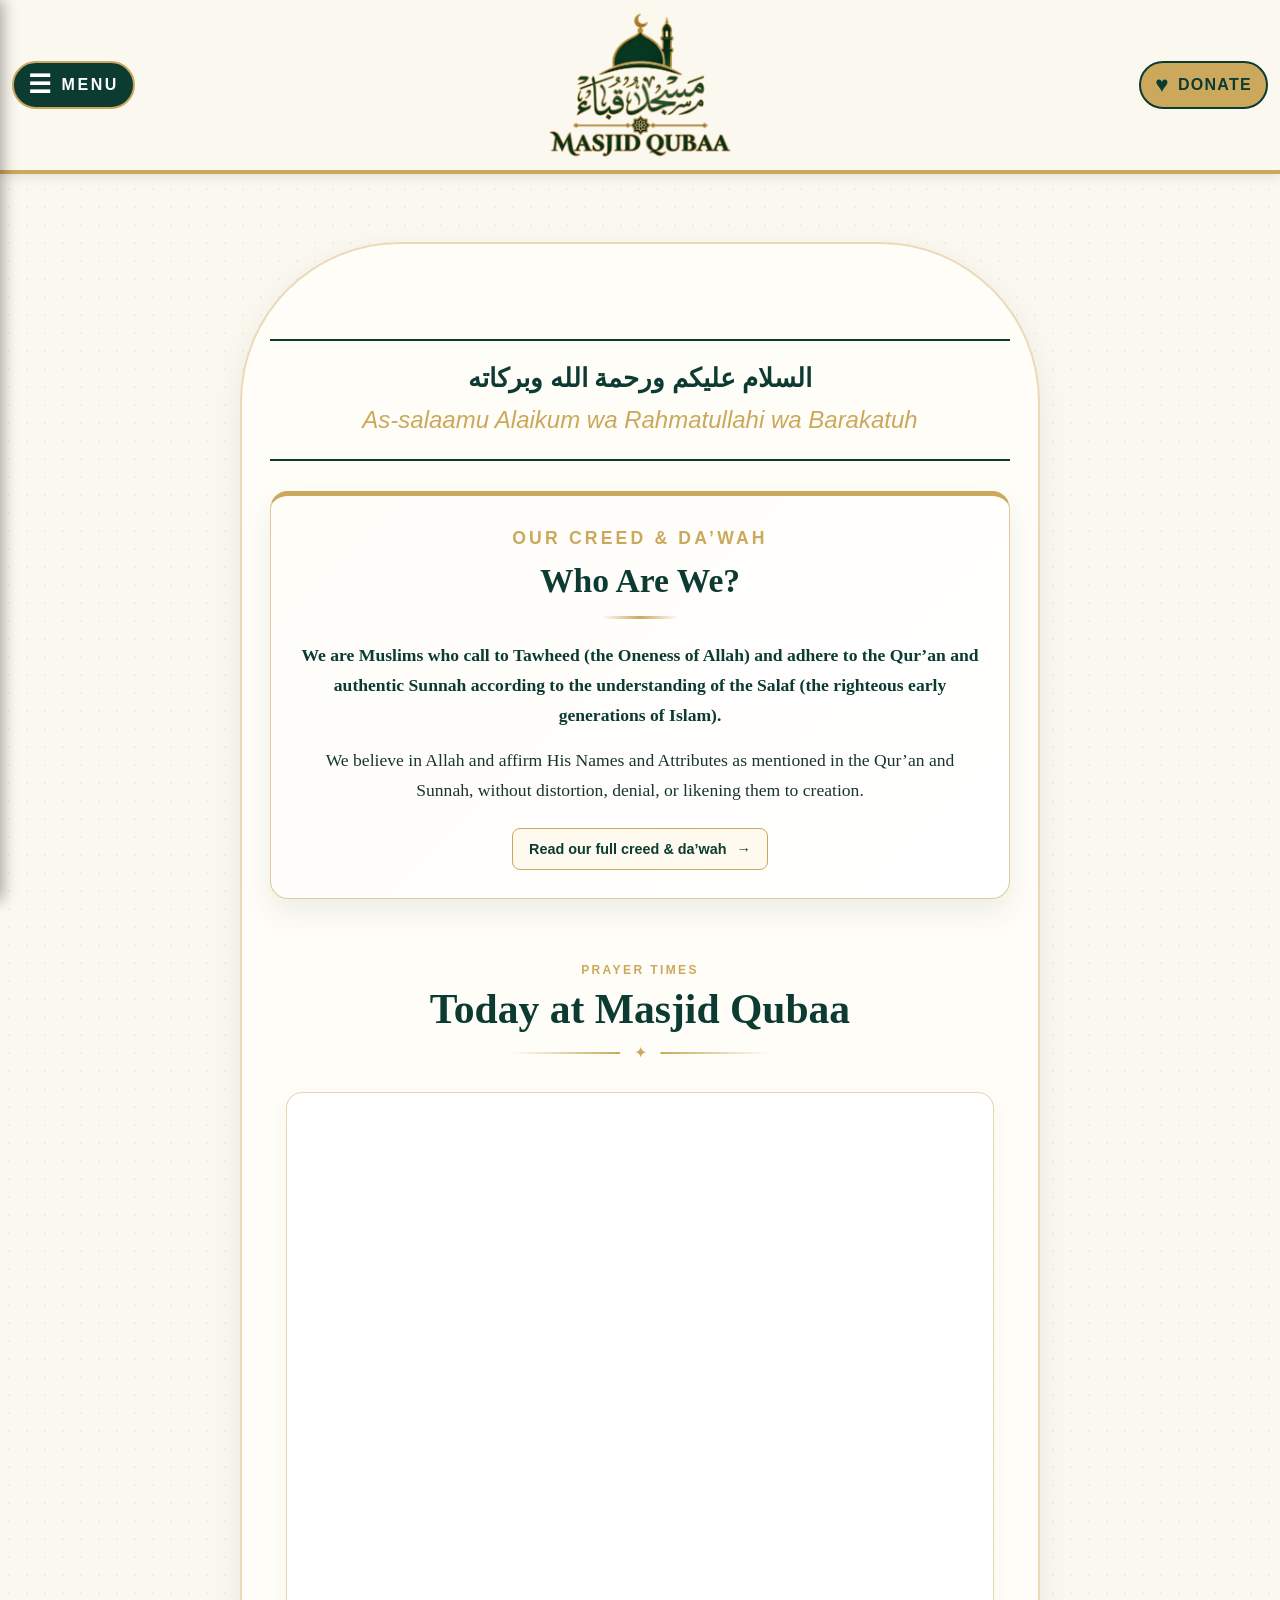
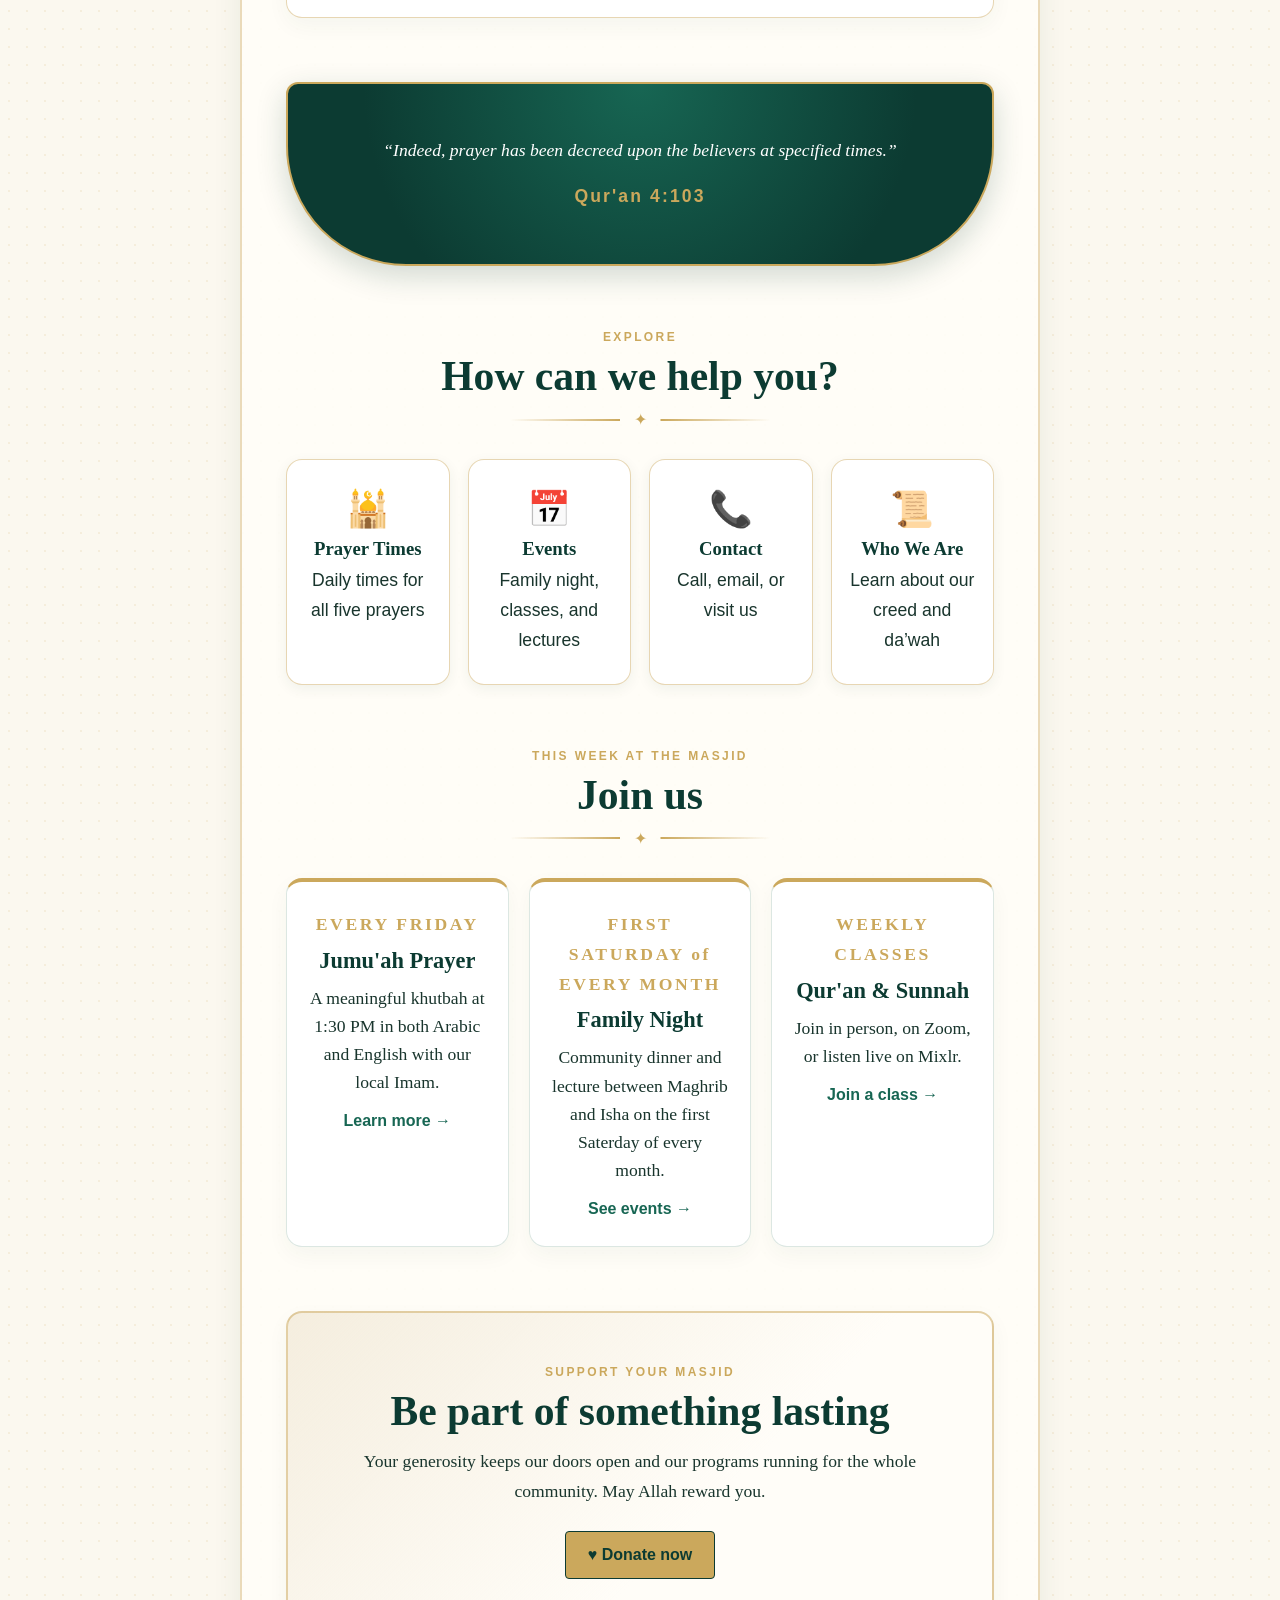
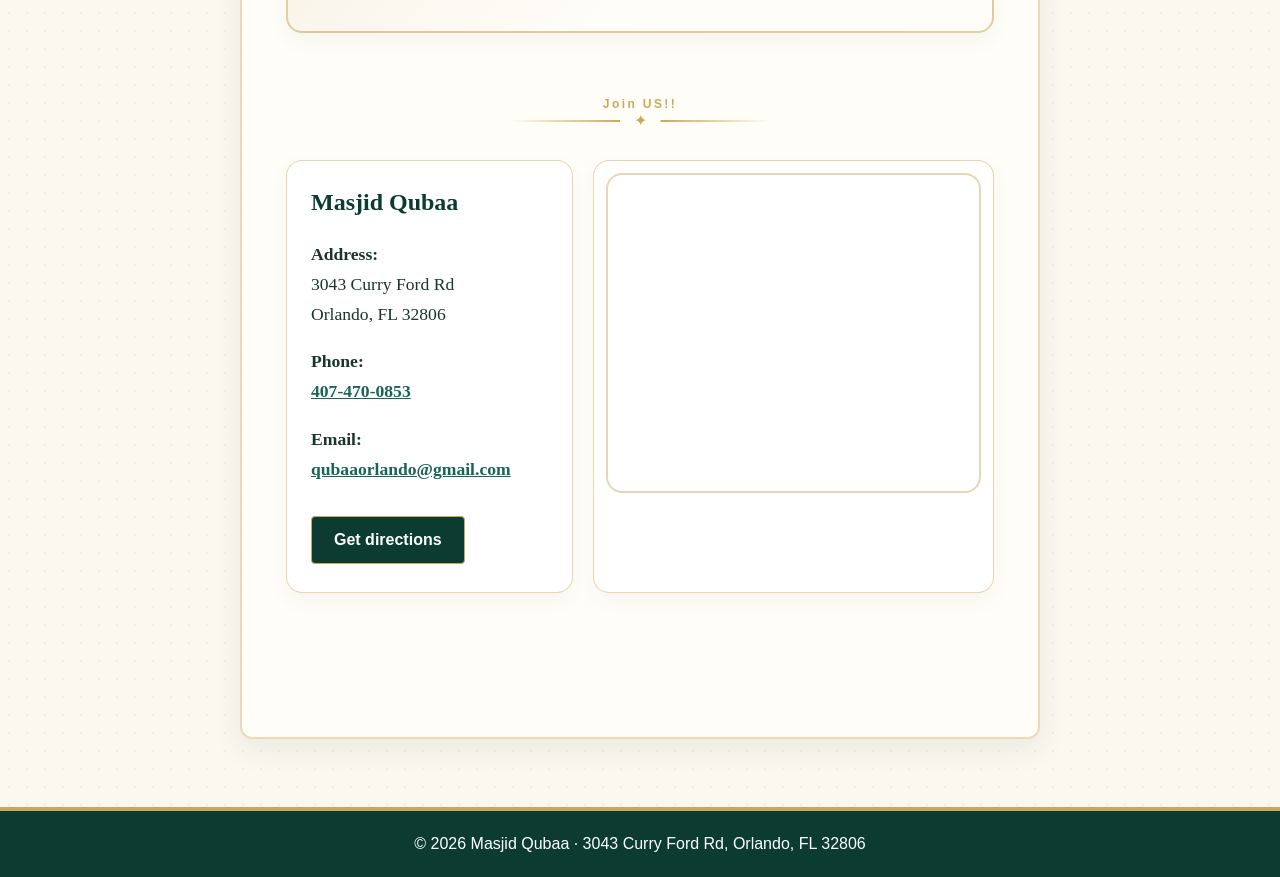
<file: index.html>
<!DOCTYPE html>
<html lang="en">
<head>
  <meta charset="UTF-8">
  <meta name="viewport" content="width=device-width, initial-scale=1.0">
  <meta name="color-scheme" content="light">
  <title>Masjid Qubaa | Home</title>
  <link rel="stylesheet" href="style.css">
</head>

<body>
  <header>
    
    <button class="menu-button" id="menuButton" aria-label="Open menu">
      <span class="menu-icon">☰</span>
      <span class="menu-text">MENU</span>
    </button>

    <a href="index.html">
     <img class="header-logo" src="masjid-qubaa-new-logo.png" alt="Masjid Qubaa">
    </a>
    

    <a class="donate-button"
     href="https://www.zeffy.com/en-US/donation-form/donation-for-masjid-qubaa"
     target="_blank" rel="noopener">
      <span class="donate-icon">♥</span>
      <span class="donate-text">DONATE</span>
    </a>

  </header>

  <!-- Side menu -->
  <nav id="sideMenu" class="side-menu">
    <button class="close-button" id="closeButton">×</button>

    <a href="index.html">Home</a>
    <a href="prayer-times.html">Prayer Times</a>
    <a href="events.html">Events</a>
    <a href="https://www.zeffy.com/en-US/donation-form/donation-for-masjid-qubaa" target="_blank" rel="noopener">Donation</a>
    <a href="who-we-are.html">Who We Are</a>
    <a href="contact.html">Contact</a>
  </nav>

  <!-- Dark background shown when menu is open -->
  <div id="overlay" class="overlay"></div>

  <main>

    <!-- 1. WELCOME -->
    <section class="hero">
      <div class="islamic-greeting">
        <div>
          <p class="arabic-greeting" lang="ar" dir="rtl">
            السلام عليكم ورحمة الله وبركاته
          </p>
          <p class="english-greeting">
            As-salaamu Alaikum wa Rahmatullahi wa Barakatuh
          </p>
        </div>
     </div>

    
      <section class="beliefs-card" aria-labelledby="who-we-are-title">
       <div class="beliefs-heading">
        <p class="beliefs-kicker">OUR CREED &amp; DA’WAH</p>
        <h3 id="who-we-are-title">Who Are We?</h3>
        <div class="beliefs-divider" aria-hidden="true"></div>
       </div>

       <p class="beliefs-lead">
        We are Muslims who call to Tawheed (the Oneness of Allah) and adhere to
        the Qur’an and authentic Sunnah according to the understanding of the
        Salaf (the righteous early generations of Islam).
       </p>

       <p>
        We believe in Allah and affirm His Names and Attributes as mentioned in
        the Qur’an and Sunnah, without distortion, denial, or likening them to
        creation.
       </p>

   <div class="beliefs-full-content" hidden>
   <ul class="beliefs-list">
    <li>We call to Tawheed and warn against shirk, including calling upon the dead and seeking from creation what only Allah can provide.</li>
    <li>We adhere to the Qur’an and authentic Sunnah, relying upon sound evidence in matters of belief, worship, and religious rulings.</li>
    <li>We follow the understanding of the Salaf, referring to the righteous early generations of this Ummah, particularly the first three generations of Muslims.</li>
    <li>We love the Companions of the Messenger of Allah ﷺ and his family, and we defend their honor in accordance with the teachings of Islam.</li>
    <li>We love Ahlus-Sunnah and the scholars of the Sunnah, benefit from their knowledge, and respect their contributions to preserving the Religion.</li>
    <li>We reject fabricated narrations and baseless religious claims and strive to ensure that what we teach is supported by authentic evidence.</li>
    <li>We believe that the Qur’an is the Speech of Allah and is not created. We also affirm the authentic teachings concerning the Hereafter, including the believers seeing their Lord and the intercession.</li>
    <li>We oppose sectarianism and divisive partisanship and call Muslims to cooperate upon truth and righteousness.</li>
    <li>We believe that Islam encompasses all aspects of life, including public affairs, and that the honor and victory of the Muslims lie in returning to the Qur’an and Sunnah.</li>
    <li>We oppose rebellion against Muslim rulers and emphasize avoiding the bloodshed, corruption, and division that revolutions can cause, while adhering to the principles and conditions outlined by the scholars.</li>
    <li>We accept sincere advice and correction, acknowledge that we can be right or wrong, and strive to follow the truth rather than blindly adhering to individuals.</li>
    <li>We love the Sunnah and encourage learning and practicing it, rejecting the claim that its teachings are no longer relevant to our times.</li>
    <li>We remain firm upon our creed and da’wah, refusing to compromise our religious principles for wealth, status, or worldly gain.</li>
   </ul>

   <p class="beliefs-conclusion">
  Our call is founded upon the Qur’an and authentic Sunnah, understood
  according to the way of the Salaf. We strive to adhere to the truth, call
  to Allah with knowledge, and remain steadfast upon our religion until we
  meet Him.
   </p>  

   <p class="beliefs-source">
    Adapted from the statement of Shaykh Muqbil bin Hadi al-Wadi‘i,
    “This Is Our Aqeedah and Our Da’wah.”
   </p>
   </div>
   <a class="beliefs-read-more" href="who-we-are.html">Read our full creed &amp; da’wah <span aria-hidden="true">→</span></a>
 </section>

     
   <!-- 2. LIVE PRAYER TIMES -->
    <section class="section">
      <p class="eyebrow">PRAYER TIMES</p>
      <h2>Today at Masjid Qubaa</h2>
      <div class="divider"><span>✦</span></div>

      <div class="widget-card">
         <iframe
  class="prayer-widget mobile-prayer-widget"
  title="Masjid Qubaa prayer times"
  src="https://mawaqit.net/en/m/masjid-qubaa-orlando-32806-united-states?showNotification=0&showSearchButton=0&showFooter=0&showFlashMessage=0&view=mobile"
  frameborder="0"
  scrolling="no"
></iframe>
      </div>
      
    </section>
 <!-- 5. VERSE -->
    <section class="verse">
      <p class="verse-text">
        “Indeed, prayer has been decreed upon the believers at specified times.”
      </p>
      <p class="verse-ref">Qur'an 4:103</p>
    </section>


    <!-- 3. QUICK LINKS -->
    <section class="section">
      <p class="eyebrow">EXPLORE</p>
      <h2>How can we help you?</h2>
      <div class="divider"><span>✦</span></div>

      <div class="quick-grid">
        <a class="quick-card" href="prayer-times.html">
          <span class="quick-icon">🕌</span>
          <h3>Prayer Times</h3>
          <p>Daily times for all five prayers</p>
        </a>
        
        <a class="quick-card" href="events.html">
          <span class="quick-icon">📅</span>
          <h3>Events</h3>
          <p>Family night, classes, and lectures</p>
        </a>
        <a class="quick-card" href="contact.html">
          <span class="quick-icon">📞</span>
          <h3>Contact</h3>
          <p>Call, email, or visit us</p>
        </a>
        <a class="quick-card" href="who-we-are.html">
          <span class="quick-icon">📜</span>
          <h3>Who We Are</h3>
          <p>Learn about our creed and da’wah</p>
        </a>
      </div>
    </section>

    <!-- 4. WEEKLY HIGHLIGHTS -->
    <section class="section">
      <p class="eyebrow">THIS WEEK AT THE MASJID</p>
      <h2>Join us</h2>
      <div class="divider"><span>✦</span></div>

      <div class="info-grid">
        <article class="info-card">
          <p class="event-label">EVERY FRIDAY</p>
          <h3>Jumu'ah Prayer </h3>
          <p>A meaningful khutbah at 1:30 PM in both Arabic and English with our local Imam.</p>
          <a class="text-link" href="prayer-times.html">Learn more →</a>
        </article>

        <article class="info-card">
          <p class="event-label">FIRST SATURDAY of EVERY MONTH</p>
          <h3>Family Night</h3>
          <p>Community dinner and lecture between Maghrib and Isha on the first Saterday of every month.</p>
          <a class="text-link" href="events.html">See events →</a>
        </article>

        <article class="info-card">
          <p class="event-label">WEEKLY CLASSES</p>
          <h3>Qur'an &amp; Sunnah</h3>
          <p>Join in person, on Zoom, or listen live on Mixlr.</p>
          <a class="text-link" href="events.html">Join a class →</a>
        </article>
      </div>
    </section>

  

    <!-- 6. DONATION -->
    <section class="donate-banner">
      <p class="eyebrow">SUPPORT YOUR MASJID</p>
      <h2>Be part of something lasting</h2>
      <p>
        Your generosity keeps our doors open and our programs running for the
        whole community. May Allah reward you.
      </p>
      <a class="button gold"
         href="https://www.zeffy.com/en-US/donation-form/donation-for-masjid-qubaa"
         target="_blank" rel="noopener">♥ Donate now</a>
    </section>

    <!-- 7. VISIT -->
    <section class="section">
      <p class="eyebrow">Join US!!</p>
      
      <div class="divider"><span>✦</span></div>

      <div class="visit-grid">
        <div class="visit-card">
          <h3>Masjid Qubaa</h3>
          <p><strong>Address:</strong><br>3043 Curry Ford Rd<br>Orlando, FL 32806</p>
          <p><strong>Phone:</strong><br><a href="tel:4074700853">407-470-0853</a></p>
          <p><strong>Email:</strong><br><a href="mailto:qubaaorlando@gmail.com">qubaaorlando@gmail.com</a></p>
          <a class="button" target="_blank" rel="noopener"
             href="https://www.google.com/maps/search/?api=1&query=3043+Curry+Ford+Rd+Orlando+FL+32806">Get directions</a>
      </div>
     <div class="widget-card">
           <iframe
          class="map"
          title="Map to Masjid Qubaa"
          loading="lazy"
          src="https://www.google.com/maps?q=3043+Curry+Ford+Rd+Orlando+FL+32806&output=embed"></iframe>
          
      </div>
      
    </section>

  </main>

  <footer>
    <p>© 2026 Masjid Qubaa · 3043 Curry Ford Rd, Orlando, FL 32806</p>
  </footer>

  <script src="script.js"></script>
</body>
</html>
</file>
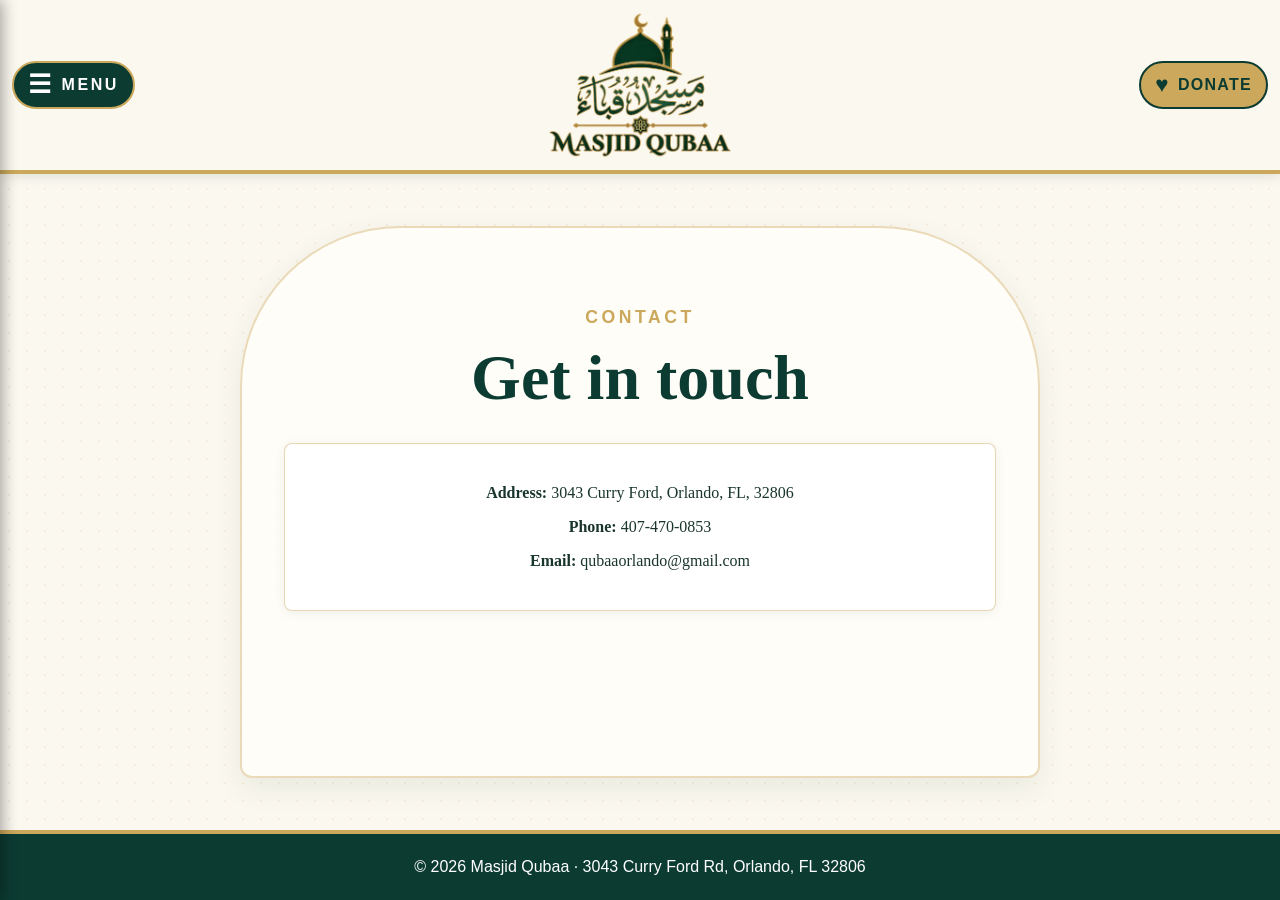
<file: contact.html>
<!DOCTYPE html>
<html lang="en">
<head>
  <meta charset="UTF-8">
  <meta name="viewport" content="width=device-width, initial-scale=1.0">
  <title>Masjid Qubaa</title>
  <link rel="stylesheet" href="style.css">
</head>

<body>
  <header>
    
    <button class="menu-button" id="menuButton" aria-label="Open menu">
      <span class="menu-icon">☰</span>
      <span class="menu-text">MENU</span>
    </button>
    
    <a href="index.html">
     <img class="header-logo" src="masjid-qubaa-new-logo.png" alt="Masjid Qubaa">
    </a>
   
    <a class="donate-button"
     href="https://www.zeffy.com/en-US/donation-form/donation-for-masjid-qubaa"
     target="_blank" rel="noopener">
      <span class="donate-icon">♥</span>
      <span class="donate-text">DONATE</span>
    </a>
  </header>

  <nav id="sideMenu" class="side-menu">
    <button class="close-button" id="closeButton">×</button>
    <a href="index.html">Home</a>
    <a href="who-we-are.html">Who We Are</a>
    <a href="events.html">Events</a>
    <a href="prayer-times.html">Prayer Times</a>
    <a href="https://www.zeffy.com/en-US/donation-form/donation-for-masjid-qubaa" target="_blank" rel="noopener">Donation</a>
    <a href="contact.html">Contact</a>
  </nav>
 


  <div id="overlay" class="overlay"></div>

  <main class="page-content">
    <p class="eyebrow">CONTACT</p>
    <h2>Get in touch</h2>

    <div class="card">
     
      <p><strong>Address:</strong> 3043 Curry Ford, Orlando, FL, 32806</p>
      <p><strong>Phone:</strong> 407-470-0853</p>
      <p><strong>Email:</strong> qubaaorlando@gmail.com </p>
    </div>
  </main>

  <footer>© 2026 Masjid Qubaa · 3043 Curry Ford Rd, Orlando, FL 32806</footer>

  <script src="script.js"></script>
</body>
</html>
</file>
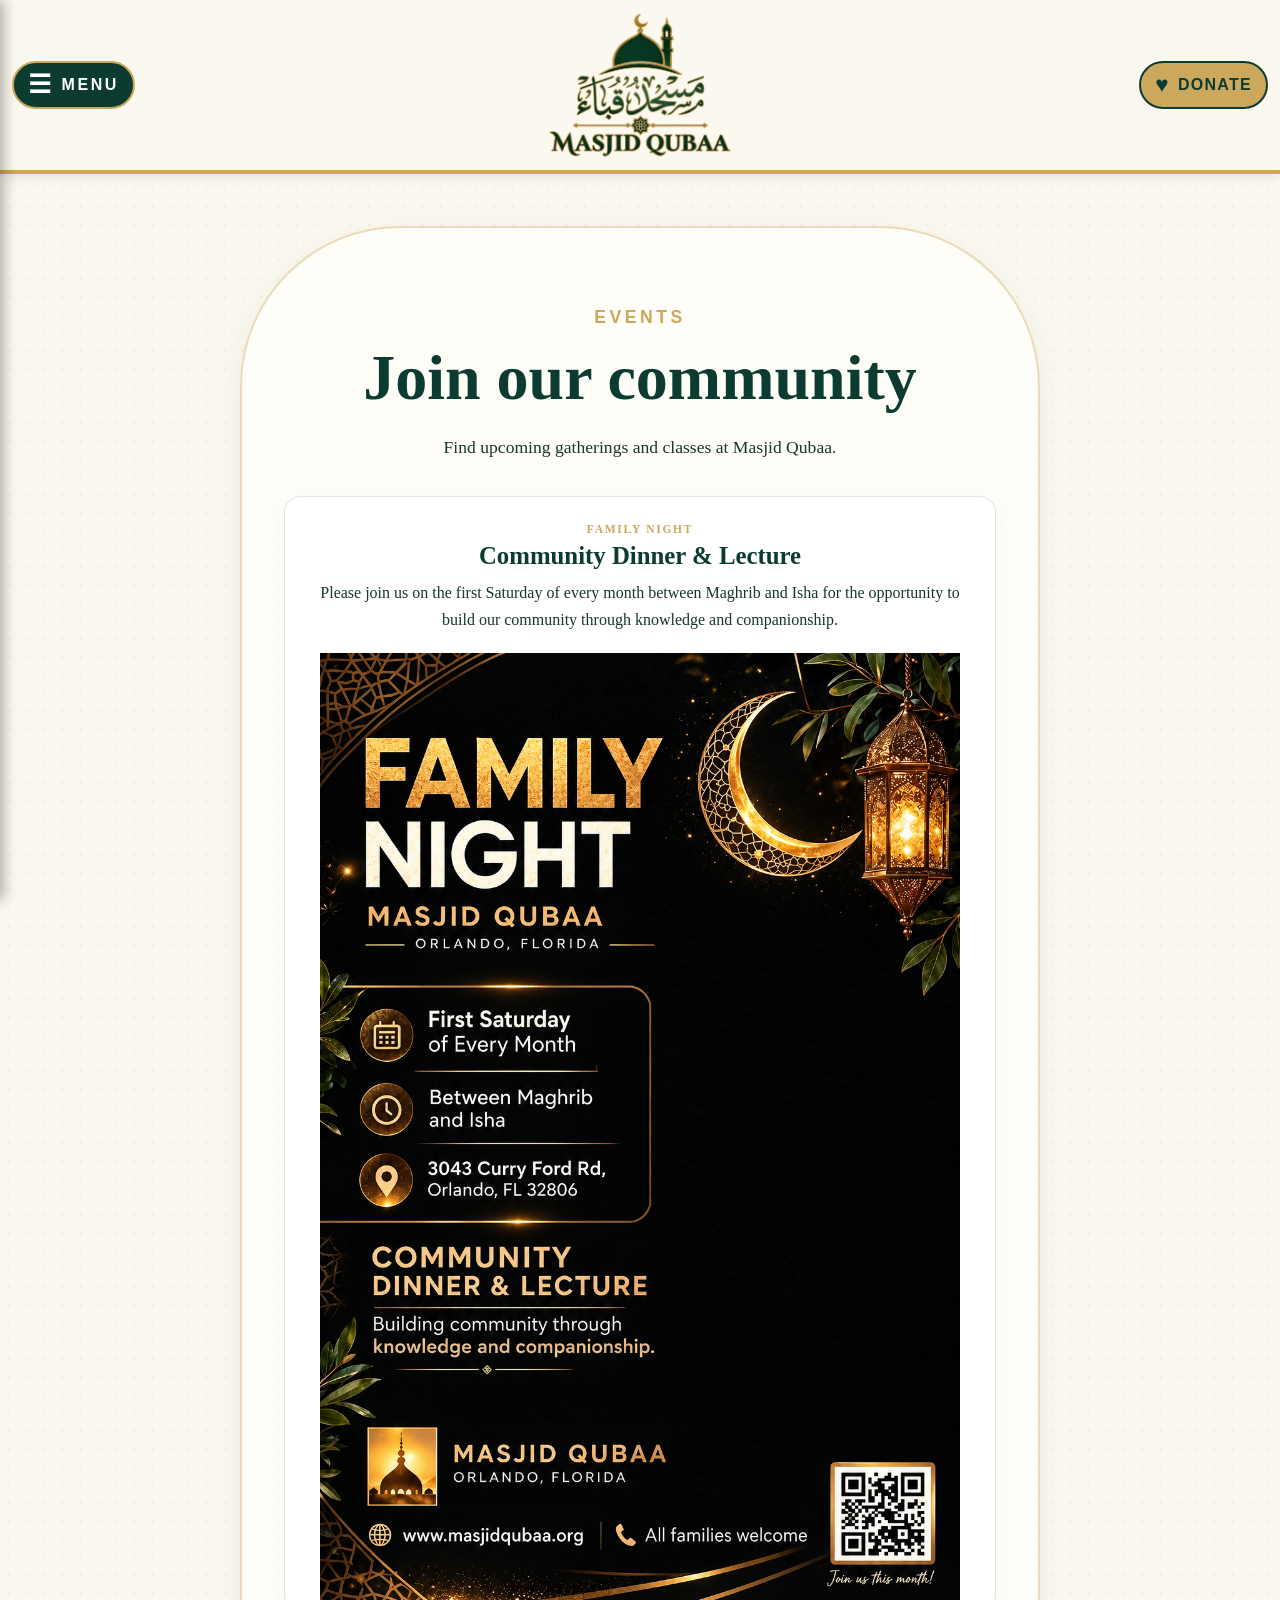
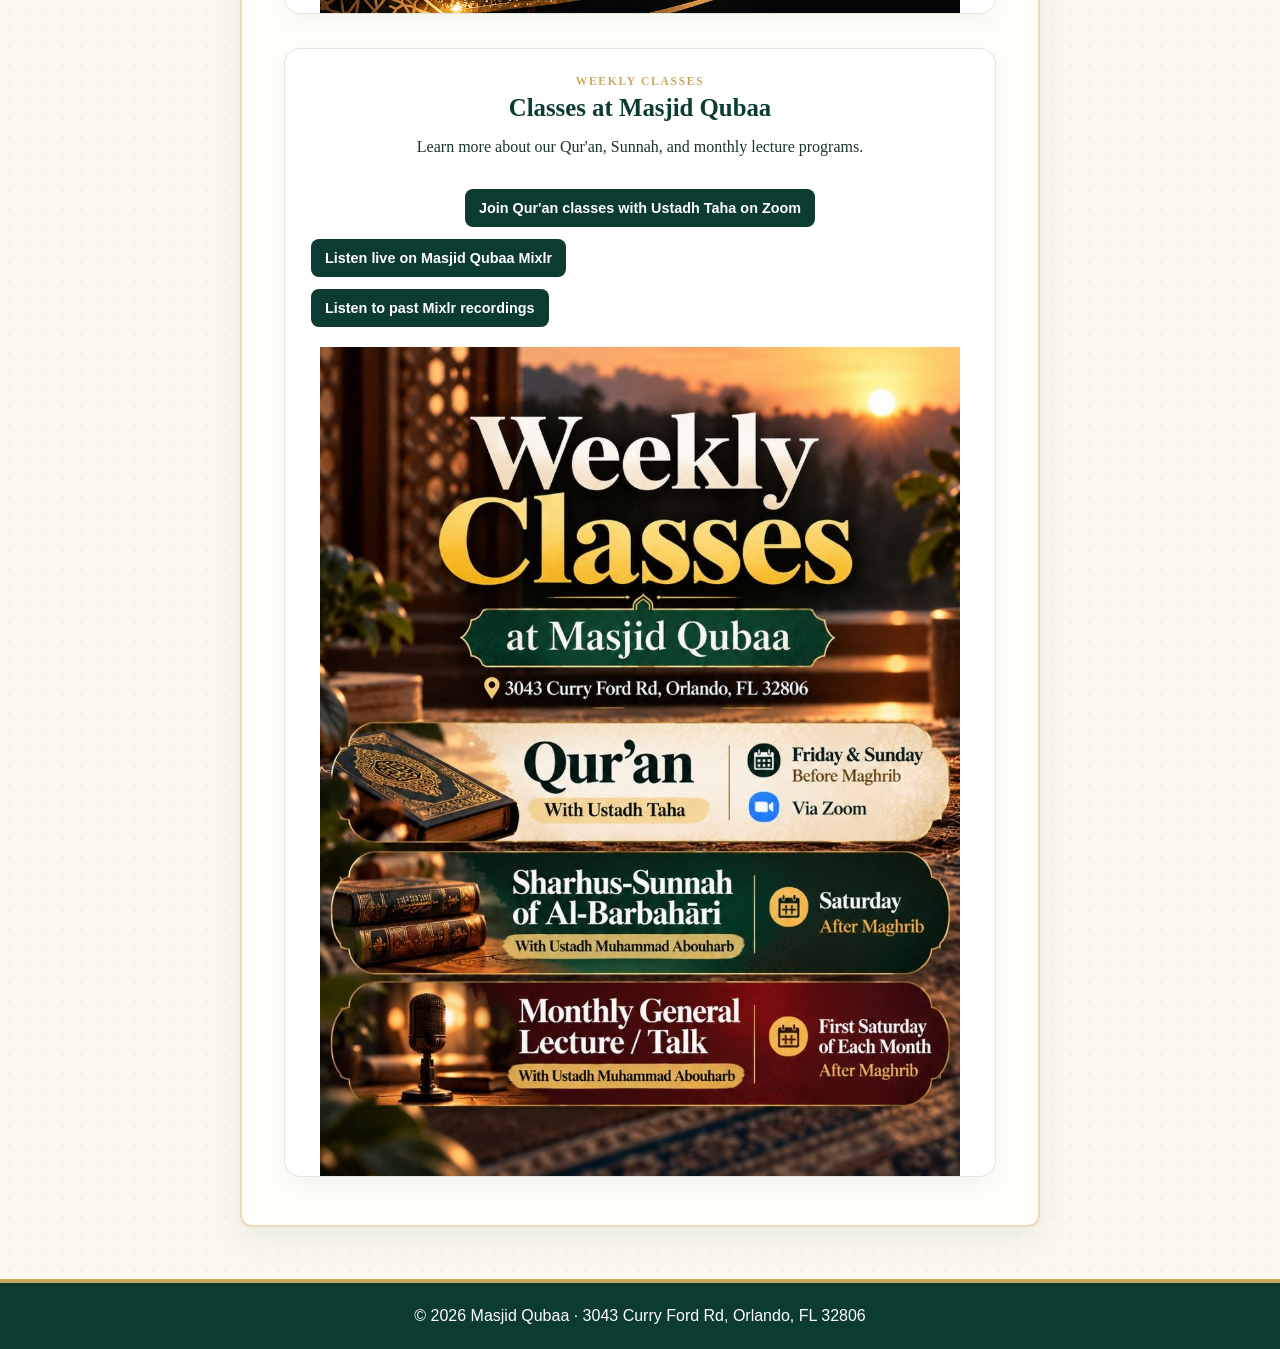
<file: events.html>
<!DOCTYPE html>
<html lang="en">
<head>
  <meta charset="UTF-8">
  <meta name="viewport" content="width=device-width, initial-scale=1.0">
  <title>Masjid Qubaa</title>
  <link rel="stylesheet" href="style.css">
</head>

<body>
  <header>
    
    <button class="menu-button" id="menuButton" aria-label="Open menu">
      <span class="menu-icon">☰</span>
      <span class="menu-text">MENU</span>
    </button>

    <a href="index.html">
     <img class="header-logo" src="masjid-qubaa-new-logo.png" alt="Masjid Qubaa">
    </a>
    
    <a class="donate-button"
     href="https://www.zeffy.com/en-US/donation-form/donation-for-masjid-qubaa"
     target="_blank" rel="noopener">
      <span class="donate-icon">♥</span>
      <span class="donate-text">DONATE</span>
    </a>
  </header>

  <nav id="sideMenu" class="side-menu" aria-label="Main menu">
    <button class="close-button" id="closeButton" aria-label="Close menu">×</button>

    <a href="index.html">Home</a>
    <a href="prayer-times.html">Prayer Times</a>
    <a href="events.html">Events</a>
    <a href="https://www.zeffy.com/en-US/donation-form/donation-for-masjid-qubaa" target="_blank" rel="noopener">Donation</a>
    <a href="who-we-are.html">Who We Are</a>
    <a href="contact.html">Contact</a>
  </nav>

  <div id="overlay" class="overlay"></div>

  <main class="page-content">
    <p class="eyebrow">EVENTS</p>
    <h2>Join our community</h2>
    <p>Find upcoming gatherings and classes at Masjid Qubaa.</p>

    <section class="event-list">
      <article class="event-card">
        <div class="event-copy">
          <p class="event-label">FAMILY NIGHT</p>
          <h3>Community Dinner &amp; Lecture</h3>

          <p>
            Please join us on the first Saturday of every month between Maghrib and Isha for the
            opportunity to build our community through knowledge and companionship.
          </p>
        </div>

        <img
          class="event-image"
          src="family-night-image.jpg"
          alt="Masjid Qubaa Family Night flyer"
        >
      </article>

      <article class="event-card">
        <div class="event-copy">
          <p class="event-label">WEEKLY CLASSES</p>
          <h3>Classes at Masjid Qubaa</h3>

          <p>
            Learn more about our Qur'an, Sunnah, and monthly lecture programs.
          </p>
            
          <a
             class="event-button" href="https://ucf-hipaa.zoom.us/j/3621094502" target="_blank" rel="noopener">
             Join Qur'an classes with Ustadh Taha on Zoom
            </a>

        
        
         <div class="mixlr-buttons">
           <a class="event-button" href="https://masjidqubaafl.mixlr.com/events/5361684" target="_blank" rel="noopener">
             Listen live on Masjid Qubaa Mixlr
            </a>

            <a class="event-button" href="https://masjidqubaafl.mixlr.com/recordings" target="_blank" rel="noopener">
              Listen to past Mixlr recordings
            </a>
          </div>
        </div>
        <img
          class="event-image"
          src="weekly-classes-image.jpg"
          alt="Weekly Classes at Masjid Qubaa flyer"
        >
      </article>
    </section>
  </main>

  <footer>© 2026 Masjid Qubaa · 3043 Curry Ford Rd, Orlando, FL 32806</footer>

  <script src="script.js"></script>
</body>
</html>
</file>
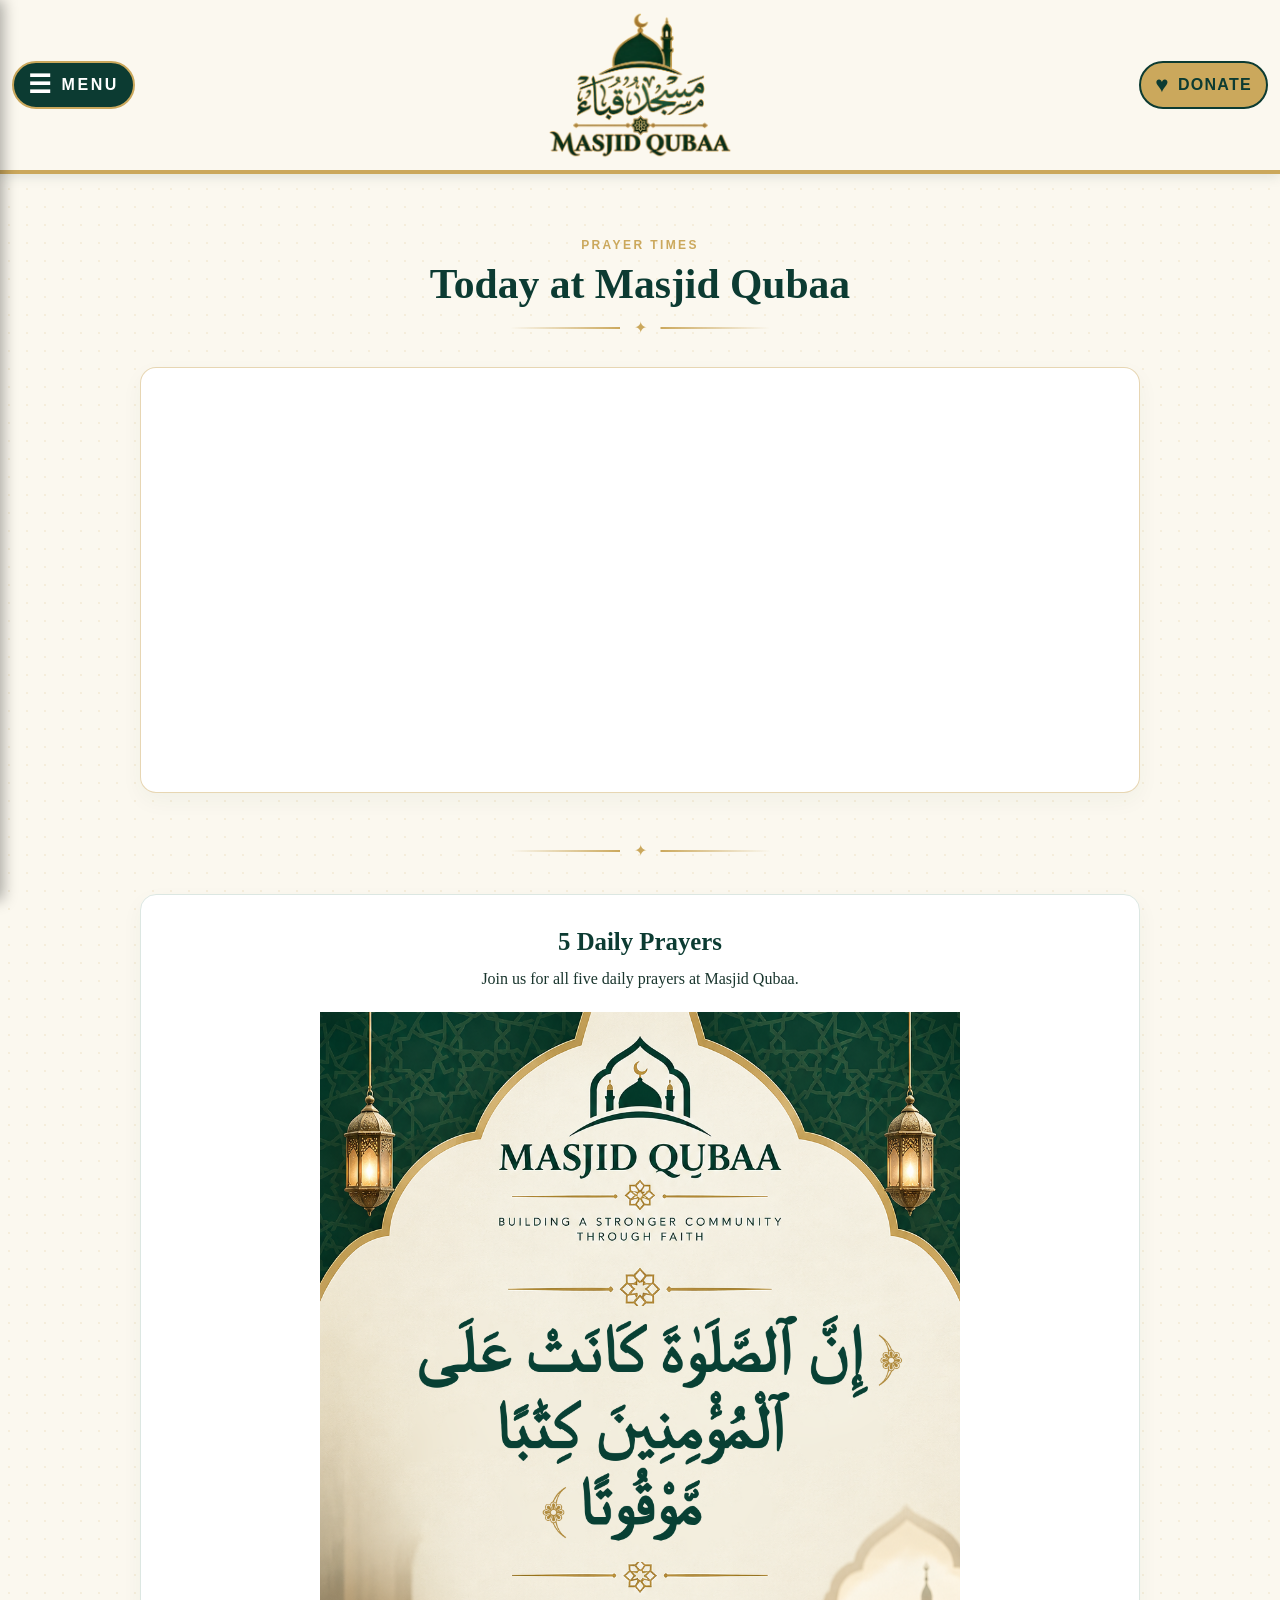
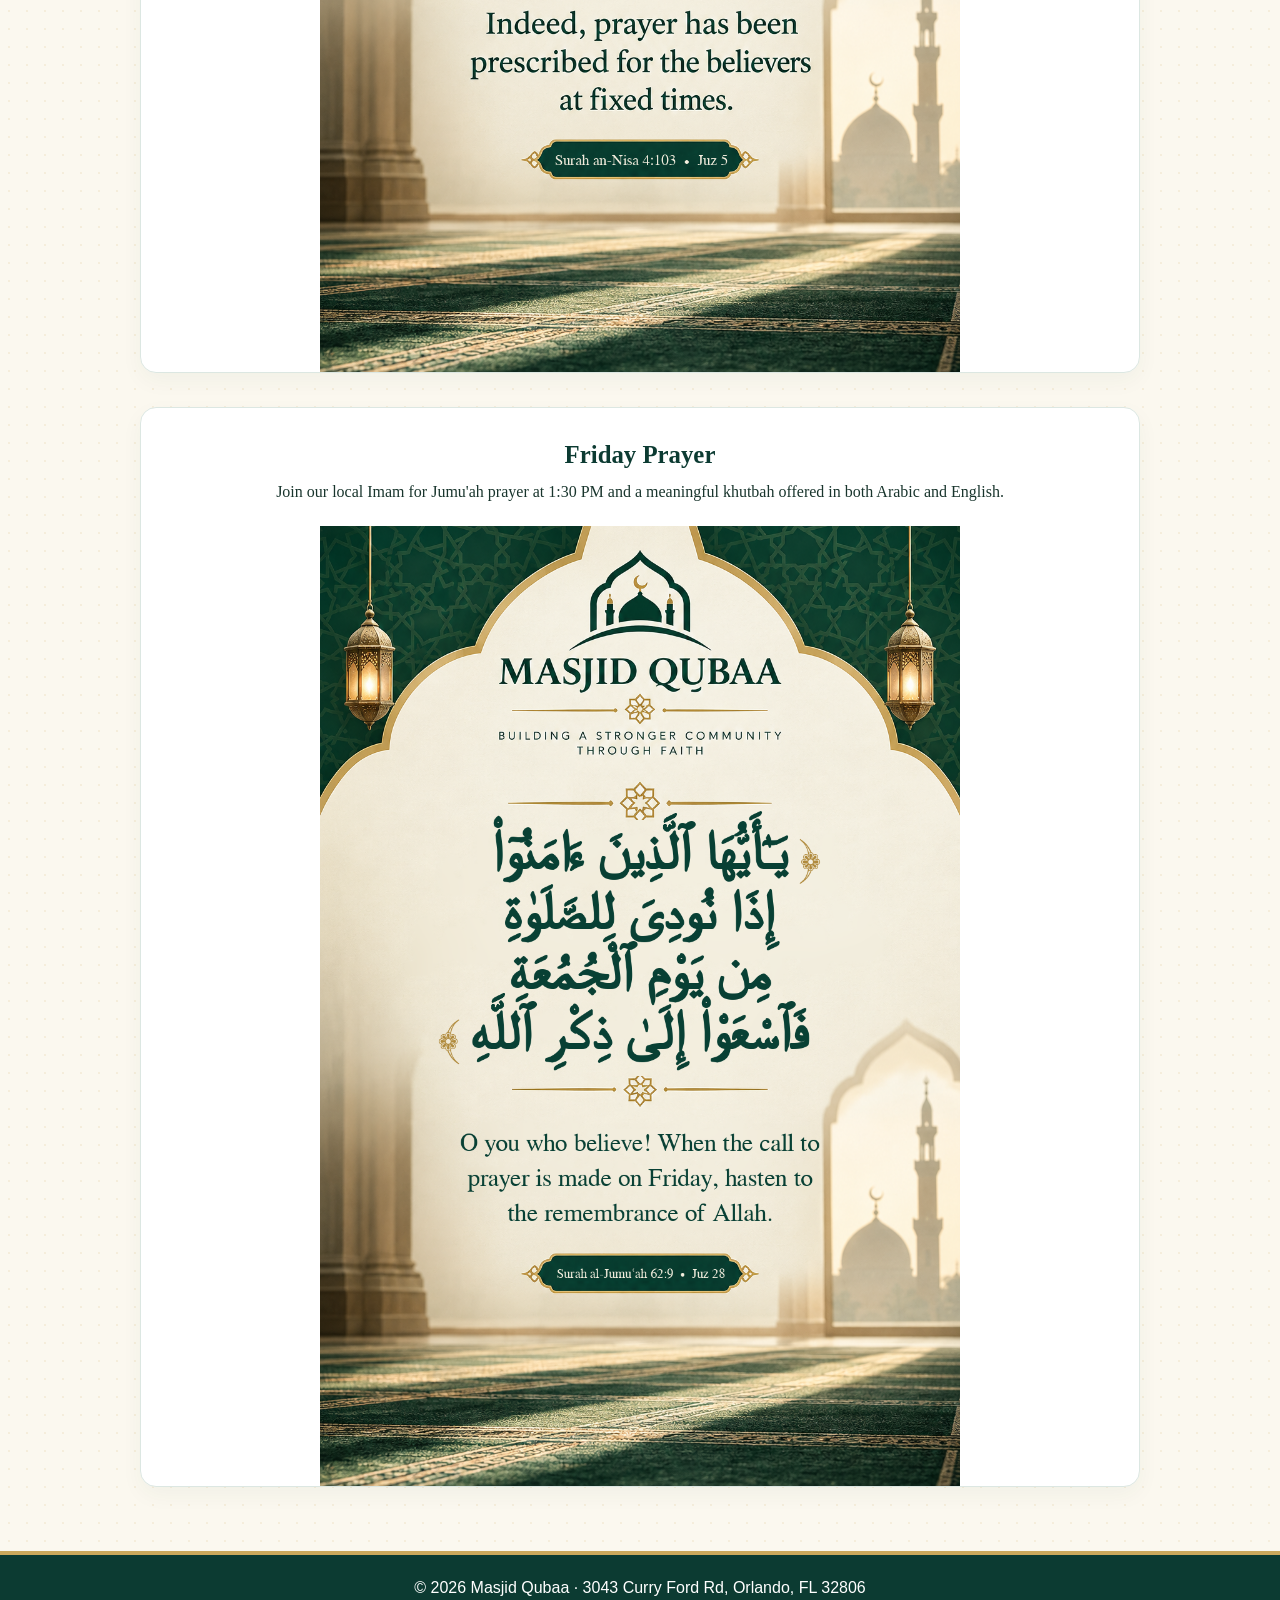
<file: prayer-times.html>
<!DOCTYPE html>
<html lang="en">
<head>
  <meta charset="UTF-8">
  <meta name="viewport" content="width=device-width, initial-scale=1.0">
  <title>Masjid Qubaa</title>
  <link rel="stylesheet" href="style.css">
</head>

<body>
  <header>
    
    <button class="menu-button" id="menuButton" aria-label="Open menu">
      <span class="menu-icon">☰</span>
      <span class="menu-text">MENU</span>
    </button>

    <a href="index.html">
     <img class="header-logo" src="masjid-qubaa-new-logo.png" alt="Masjid Qubaa">
    </a>
   
     
    <a class="donate-button"
     href="https://www.zeffy.com/en-US/donation-form/donation-for-masjid-qubaa"
     target="_blank" rel="noopener">
      <span class="donate-icon">♥</span>
      <span class="donate-text">DONATE</span>
    </a>

  </header>

  <nav id="sideMenu" class="side-menu">
    <button class="close-button" id="closeButton">×</button>
    <a href="index.html">Home</a>
    <a href="prayer-times.html">Prayer Times</a>
    <a href="events.html">Events</a>
    <a href="https://www.zeffy.com/en-US/donation-form/donation-for-masjid-qubaa" target="_blank" rel="noopener">Donation</a>
    <a href="who-we-are.html">Who We Are</a>
    <a href="contact.html">Contact</a>
  </nav>

  <div id="overlay" class="overlay"></div>

 <section class="section prayer-times-section">
  <p class="eyebrow">PRAYER TIMES</p>
  <h2>Today at Masjid Qubaa</h2>
  <div class="divider"><span>✦</span></div>

  <div class="widget-card">
    <iframe
      class="prayer-widget vertical-prayer-widget"
      title="Masjid Qubaa prayer times"
      src="https://mawaqit.net/en/m/masjid-qubaa-orlando-32806-united-states?showNotification=0&amp;showSearchButton=0&amp;showFooter=0&amp;showFlashMessage=0&amp;view=mobile"
      frameborder="0"
      scrolling="no"
    ></iframe>
  </div>
</section>

<section class="section prayer-services-section">
 
  <div class="divider"><span>✦</span></div>

  <div class="service-list">
    <article class="service-card">
      <div class="service-copy">
        
        <h3>5 Daily Prayers</h3>
        <p>Join us for all five daily prayers at Masjid Qubaa.</p>
      </div>

      <img
        class="service-image"
        src="Prayer-is-must.png"
        alt="Prayer is prescribed for believers at fixed times"
      >
    </article>

    <article class="service-card jumaa-service">
      <div class="service-copy">
        
        <h3>Friday Prayer</h3>
        <p>
          Join our local Imam for Jumu'ah prayer at 1:30 PM and a meaningful
          khutbah offered in both Arabic and English.
        </p>
      </div>

      <img
        class="service-image"
        src="masjid-qubaa-jumaa.png"
        alt="Friday prayer at Masjid Qubaa"
      >
    </article>
  </div>
</section>
  
  <footer>© 2026 Masjid Qubaa · 3043 Curry Ford Rd, Orlando, FL 32806</footer>

  <script src="script.js"></script>
</body>
</html>
</file>
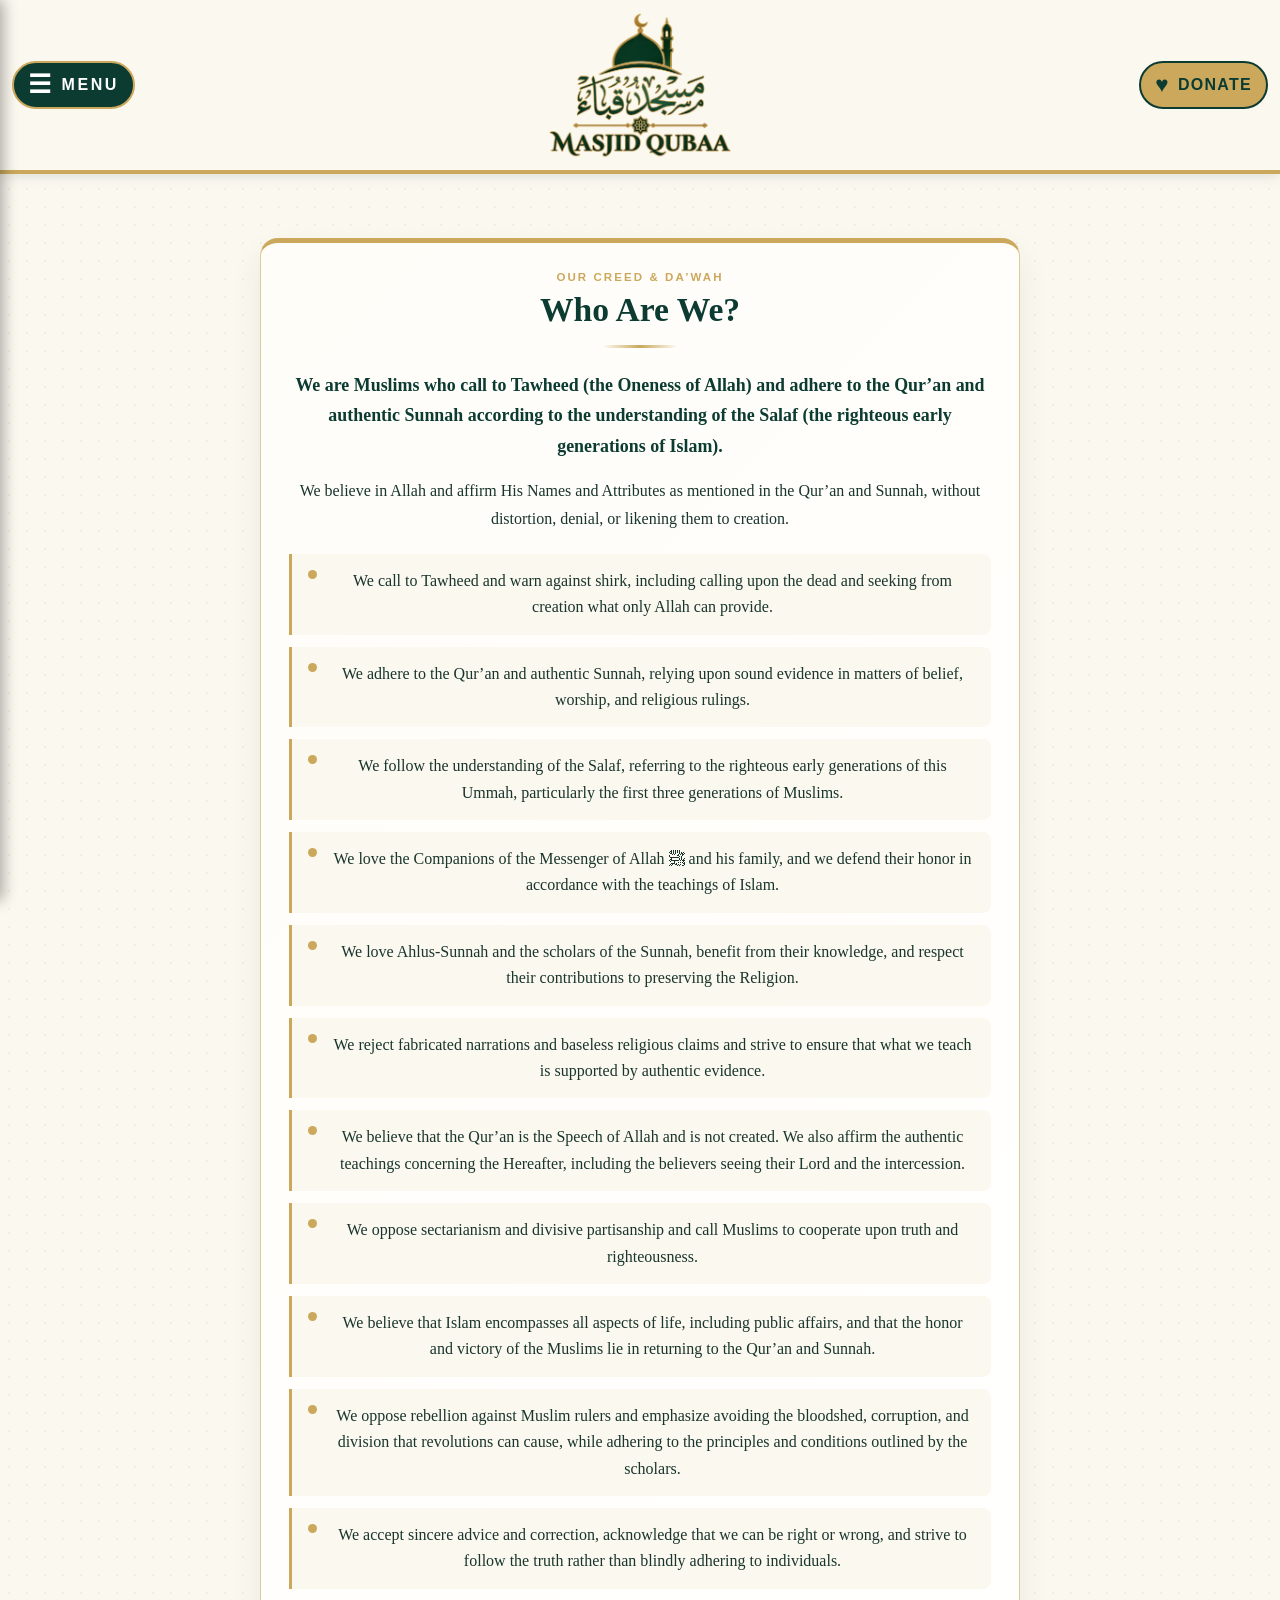
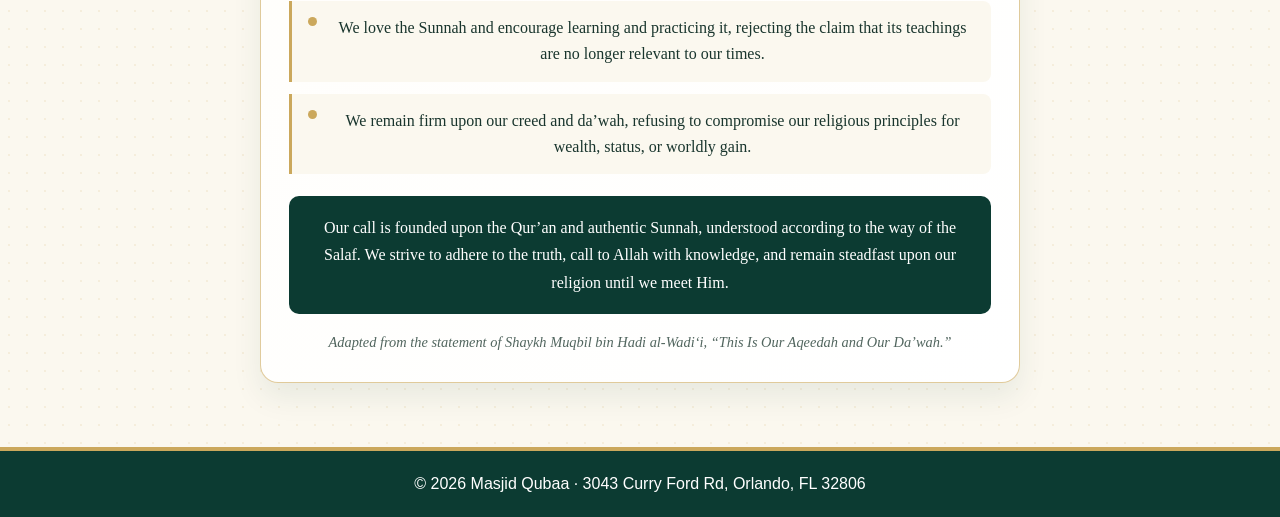
<file: who-we-are.html>
<!DOCTYPE html>
<html lang="en">
<head>
  <meta charset="UTF-8">
  <meta name="viewport" content="width=device-width, initial-scale=1.0">
  <meta name="color-scheme" content="light">
  <title>Masjid Qubaa | Who We Are</title>
  <link rel="stylesheet" href="style.css">
</head>

<body>
  <header>
    <button class="menu-button" id="menuButton" aria-label="Open menu">
      <span class="menu-icon">☰</span>
      <span class="menu-text">MENU</span>
    </button>
    <a href="index.html"><img class="header-logo" src="masjid-qubaa-new-logo.png" alt="Masjid Qubaa"></a>
    <a class="donate-button" href="https://www.zeffy.com/en-US/donation-form/donation-for-masjid-qubaa" target="_blank" rel="noopener">
      <span class="donate-icon">♥</span>
      <span class="donate-text">DONATE</span>
    </a>
  </header>

  <nav id="sideMenu" class="side-menu">
    <button class="close-button" id="closeButton">×</button>
    <a href="index.html">Home</a>
    <a href="prayer-times.html">Prayer Times</a>
    <a href="events.html">Events</a>
    <a href="https://www.zeffy.com/en-US/donation-form/donation-for-masjid-qubaa" target="_blank" rel="noopener">Donation</a>
    <a href="who-we-are.html">Who We Are</a>
    <a href="contact.html">Contact</a>
  </nav>

  <div id="overlay" class="overlay"></div>

  <main>
    <section class="section">
      <section class="beliefs-card" aria-labelledby="who-we-are-title">
        <div class="beliefs-heading">
          <p class="beliefs-kicker">OUR CREED &amp; DA’WAH</p>
          <h3 id="who-we-are-title">Who Are We?</h3>
          <div class="beliefs-divider" aria-hidden="true"></div>
        </div>

        <p class="beliefs-lead">We are Muslims who call to Tawheed (the Oneness of Allah) and adhere to the Qur’an and authentic Sunnah according to the understanding of the Salaf (the righteous early generations of Islam).</p>

        <p>We believe in Allah and affirm His Names and Attributes as mentioned in the Qur’an and Sunnah, without distortion, denial, or likening them to creation.</p>

        <ul class="beliefs-list">
          <li>We call to Tawheed and warn against shirk, including calling upon the dead and seeking from creation what only Allah can provide.</li>
          <li>We adhere to the Qur’an and authentic Sunnah, relying upon sound evidence in matters of belief, worship, and religious rulings.</li>
          <li>We follow the understanding of the Salaf, referring to the righteous early generations of this Ummah, particularly the first three generations of Muslims.</li>
          <li>We love the Companions of the Messenger of Allah ﷺ and his family, and we defend their honor in accordance with the teachings of Islam.</li>
          <li>We love Ahlus-Sunnah and the scholars of the Sunnah, benefit from their knowledge, and respect their contributions to preserving the Religion.</li>
          <li>We reject fabricated narrations and baseless religious claims and strive to ensure that what we teach is supported by authentic evidence.</li>
          <li>We believe that the Qur’an is the Speech of Allah and is not created. We also affirm the authentic teachings concerning the Hereafter, including the believers seeing their Lord and the intercession.</li>
          <li>We oppose sectarianism and divisive partisanship and call Muslims to cooperate upon truth and righteousness.</li>
          <li>We believe that Islam encompasses all aspects of life, including public affairs, and that the honor and victory of the Muslims lie in returning to the Qur’an and Sunnah.</li>
          <li>We oppose rebellion against Muslim rulers and emphasize avoiding the bloodshed, corruption, and division that revolutions can cause, while adhering to the principles and conditions outlined by the scholars.</li>
          <li>We accept sincere advice and correction, acknowledge that we can be right or wrong, and strive to follow the truth rather than blindly adhering to individuals.</li>
          <li>We love the Sunnah and encourage learning and practicing it, rejecting the claim that its teachings are no longer relevant to our times.</li>
          <li>We remain firm upon our creed and da’wah, refusing to compromise our religious principles for wealth, status, or worldly gain.</li>
        </ul>

        <p class="beliefs-conclusion">Our call is founded upon the Qur’an and authentic Sunnah, understood according to the way of the Salaf. We strive to adhere to the truth, call to Allah with knowledge, and remain steadfast upon our religion until we meet Him.</p>

        <p class="beliefs-source">Adapted from the statement of Shaykh Muqbil bin Hadi al-Wadi‘i, “This Is Our Aqeedah and Our Da’wah.”</p>
      </section>
    </section>
  </main>

  <footer>© 2026 Masjid Qubaa · 3043 Curry Ford Rd, Orlando, FL 32806</footer>
  <script src="script.js"></script>
</body>
</html>
</file>
<file: style.css>
/* Change these colors to update the whole website */
:root {
  --green: #0c3b32;
  --green-light: #176653;
  --gold: #cba85c;
  --cream: #fbf8ef;
  --text: #19352d;
}

* {
  box-sizing: border-box;
}

html {
  color-scheme: light;
  -webkit-text-size-adjust: 100%;
}

body {
  margin: 0;
  min-height: 100vh;
  display: flex;
  flex-direction: column;
  font-family: Georgia, "Times New Roman", serif;
  color: var(--text);
  background-color: var(--cream);

  /* Small repeating gold pattern */
  background-image: radial-gradient(#cba85c22 1px, transparent 1px);
  background-size: 18px 18px;
}

header {
  position: relative;
  display: flex;
  align-items: center;
  justify-content: center;
  padding: 10px 16px;
  background: var(--cream);
  border-bottom: 4px solid var(--gold);
  box-shadow: 0 2px 12px #0c3b3220;
}

/* for the donation box on each page */
header .donate-button {
  position: absolute;
  right: 12px;
  top: 50%;
  transform: translateY(-50%);

  display: flex;
  align-items: center;
  gap: 8px;
  min-height: 48px;
  padding: 8px 14px;
  border: 2px solid var(--green);
  border-radius: 999px;
  background: var(--gold);
  color: var(--green);
  font-family: Arial, sans-serif;
  font-weight: bold;
  letter-spacing: 0.08em;
  text-decoration: none;
}

header .donate-button:hover {
  background: #d9b96f;
}

.donate-icon {
  font-size: 1.4rem;
  line-height: 1;
}

.donate-text {
  font-size: 1rem;
}

/* Menu button stays on the left; logo is centered */
header .menu-button {
  position: absolute;
  left: 12px;
  top: 50%;
  transform: translateY(-50%);
  display: flex;
  align-items: center;
  gap: 8px;
  min-height: 48px;            /* big, easy tap target */
  padding: 8px 14px;
  border: 2px solid var(--gold);
  border-radius: 999px;
  background: var(--green);
  color: white;
  font-family: Arial, sans-serif;
  font-weight: bold;
  letter-spacing: 0.08em;

  animation: menu-pulse 1.6s ease-in-out 3;
}

@keyframes menu-pulse {
  0%, 100% { box-shadow: 0 0 0 0 #cba85c00; }
  50%      { box-shadow: 0 0 0 10px #cba85c66; }
}

header .menu-button:hover {
  background: var(--green-light);
}

.menu-icon {
  font-size: 1.6rem;
  line-height: 1;
}

.menu-text {
  font-size: 1rem;
}

.header-logo {
  display: block;
  height: 150px;      /* change this to resize the logo */
  width: auto;
}

@media (max-width: 600px) {
  .header-logo {
    height: 120px;
    width: auto;
  }
}

/* Very small phones: keep the labels but shrink slightly.
   (This block must stay BELOW the .header-logo rules above to work.) */
@media (max-width: 400px) {
  header .menu-button,
  header .donate-button { padding: 6px 10px; gap: 5px; }

  .menu-text,
  .donate-text { font-size: 0.8rem; }

  .header-logo { height: 90px; }
}

h1 {
  margin: 0;
  font-size: 1.35rem;
  letter-spacing: 0.04em;
}

h2 {
  font-size: clamp(2.2rem, 6vw, 4rem);
  margin: 8px 0 16px;
  color: var(--green);
}

h3 {
  margin-top: 0;
  color: var(--green);
}

.menu-button,
.close-button {
  border: 0;
  cursor: pointer;
  color: white;
  background: transparent;
  font-size: 2rem;
  line-height: 1;
}

/* Side menu */
.side-menu {
  position: fixed;
  z-index: 2;
  top: 0;
  left: 0;
  width: 285px;
  height: 100%;
  padding: 22px;
  background: var(--green);
  box-shadow: 3px 0 14px #0005;
  transform: translateX(-100%);
  transition: transform 0.25s ease;
}

/* JavaScript adds this class to open the menu */
.side-menu.open {
  transform: translateX(0);
}

.close-button {
  float: right;
  color: var(--gold);
}

.side-menu a {
  clear: both;
  display: block;
  padding: 16px 8px;
  border-bottom: 1px solid #ffffff33;
  color: white;
  font-weight: bold;
  text-decoration: none;
}

.side-menu a:hover {
  padding-left: 16px;
  color: var(--gold);
  transition: 0.2s;
}

/* Dark area behind the open menu */
.overlay {
  position: fixed;
  inset: 0;
  z-index: 1;
  display: none;
  background: #001a14aa;
}

.overlay.show {
  display: block;
}

main {
  flex: 1;
}

/* Rounded top creates a simple arch shape */
.hero,
.page-content {
  overflow: hidden;
  border: 2px solid #cba85c66;
  border-radius: 160px 160px 12px 12px;
  background: #fffdf8e8;
  box-shadow: 0 10px 30px #0c3b3214;

  width: min(800px, calc(100% - 48px));
  margin: 52px auto;
  padding: 75px 42px 48px;
  text-align: center;
}

.hero {
  max-width: 850px;
  margin: 68px auto;
  padding: 95px 28px 80px;
  text-align: center;
}

.eyebrow {
  margin: 0;
  color: var(--gold);
  font-family: Arial, sans-serif;
  font-size: 0.75rem;
  font-weight: bold;
  letter-spacing: 0.2em;
}

.hero p:not(.eyebrow),
.page-content > p {
  line-height: 1.7;
  font-size: 1.1rem;
}

.button {
  display: inline-block;
  margin-top: 14px;
  padding: 14px 22px;
  border: 1px solid var(--gold);
  border-radius: 4px;
  color: white;
  background: var(--green);
  font-family: Arial, sans-serif;
  font-weight: bold;
  text-decoration: none;
}

.button:hover {
  background: var(--green-light);
}

.card,
table {
  width: 100%;
  margin-top: 28px;
  padding: 24px;
  border: 1px solid #cba85c77;
  border-radius: 8px;
  background: white;
  box-shadow: 0 2px 12px #00000010;
}

table {
  padding: 0;
  border-collapse: collapse;
  overflow: hidden;
}

th,
td {
  padding: 15px 20px;
  text-align: left;
  border-bottom: 1px solid #e8e0cf;
}

th {
  color: white;
  background: var(--green);
}

footer {
  padding: 24px;
  border-top: 4px solid var(--gold);
  color: white;
  background: var(--green);
  font-family: Arial, sans-serif;
  text-align: center;
}

footer p {
  margin: 0;
}

/* Smaller spacing on phones */
@media (max-width: 600px) {
  .hero {
    margin: 35px auto;   /* auto keeps the card centered on phones */
    padding: 75px 22px 55px;
  }
}

/* Modern Arabic greeting panel */
.islamic-greeting {
  display: flex;
  align-items: center;
  justify-content: center;
  gap: 12px;
  margin: 0 auto 28px;
  padding: 18px;
  border-top: 2px solid #0c3b32;
  border-bottom: 2px solid #0c3b32;
  animation: greeting-appears 1.4s ease-out both;
}

.hero .islamic-greeting .arabic-greeting {
  margin: 0;
  color: var(--green);
  font-size: 26px;
  font-weight: bold;
  line-height: 1.5;
}

.hero .islamic-greeting .english-greeting {
  margin: 2px 0 0;
  color: var(--gold);
  font-family: Arial, sans-serif;
  font-size: 24px;
  font-style: italic;
}

/* The greeting slides down gently when the page opens */
@keyframes greeting-appears {
  from {
    opacity: 0;
    transform: translateY(-20px);
  }

  to {
    opacity: 1;
    transform: translateY(0);
  }
}

/* Events page */
.event-list {
  display: grid;
  gap: 34px;
  margin-top: 34px;
}

.event-card {
  overflow: hidden;
  border: 1px solid #dce7e2;
  border-radius: 16px;
  background: white;
  box-shadow: 0 8px 22px #0b3d350b;
}

.event-copy {
  padding: 26px 26px 20px;
  text-align: center;
}

.event-copy h3 {
  margin: 7px 0 10px;
  font-size: 1.55rem;
}

.event-copy p:last-child {
  margin: 0;
  line-height: 1.65;
}

.event-label {
  margin: 0;
  color: var(--gold);
  font-size: 0.72rem;
  font-weight: bold;
  letter-spacing: 0.15em;
}

/* Width: 100% makes the flyers resize on phones */
.event-image {
  display: block;
  width: 100%;
  max-width: 640px;
  height: auto;
  margin: 0 auto;
}

.event-button {
  display: inline-block;
  margin-top: 17px;
  padding: 11px 14px;
  border-radius: 8px;
  color: white;
  background: var(--green);
  font-family: Arial, sans-serif;
  font-size: 0.9rem;
  font-weight: bold;
  text-decoration: none;
}

.event-button:hover {
  background: var(--green-light);
}

/* Mixlr buttons now appear one under the other */
.mixlr-buttons {
  display: grid;
  grid-template-columns: 1fr;
  gap: 12px;
  margin-top: 12px;
}

.mixlr-buttons .event-button {
  width: fit-content;
  margin-top: 0;
  text-align: center;
}

@media (max-width: 600px) {
  .mixlr-buttons {
    grid-template-columns: 1fr;
  }
}

/* Services page */
.service-list {
  display: grid;
  gap: 34px;
  margin-top: 34px;
}

.service-card {
  overflow: hidden;
  border: 1px solid #dce7e2;
  border-radius: 16px;
  background: white;
  box-shadow: 0 8px 22px #0b3d350b;
}

.service-copy {
  padding: 26px 26px 20px;
  text-align: center;
}

.service-copy h3 {
  margin: 7px 0 10px;
  font-size: 1.55rem;
}

.service-copy p:last-child {
  margin: 0;
  line-height: 1.65;
}

.service-label {
  margin: 0;
  color: var(--gold);
  font-size: 0.72rem;
  font-weight: bold;
  letter-spacing: 0.15em;
}

/* Image resizes automatically on phones */
.service-image {
  display: block;
  width: 100%;
  max-width: 640px;
  height: auto;
  margin: 0 auto;
}

/* ===================================================== */
/* HOME PAGE (index.html)                                */
/* ===================================================== */

.hero-actions {
  display: flex;
  flex-wrap: wrap;
  justify-content: center;
  gap: 12px;
  margin-top: 18px;
}

.hero-actions .button {
  margin-top: 0;
}

.button.gold {
  color: var(--green);
  background: var(--gold);
  border-color: var(--green);
}

.button.gold:hover {
  background: #d9b96f;
}

/* Generic section */
.section {
  width: min(1000px, calc(100% - 32px));
  margin: 64px auto;
  text-align: center;
  animation: rise 0.9s ease-out both;
}

.section h2 {
  margin: 8px 0 10px;
  font-size: clamp(1.8rem, 4.5vw, 2.6rem);
}

/* Gold line with a star in the middle */
.divider {
  display: flex;
  align-items: center;
  gap: 14px;
  width: min(260px, 70%);
  margin: 0 auto 30px;
  color: var(--gold);
}

.divider::before,
.divider::after {
  content: "";
  flex: 1;
  height: 2px;
  background: linear-gradient(90deg, transparent, var(--gold));
}

.divider::after {
  transform: scaleX(-1);
}

.text-link {
  display: inline-block;
  margin-top: 16px;
  color: var(--green-light);
  font-family: Arial, sans-serif;
  font-weight: bold;
  text-decoration: none;
}

.text-link:hover {
  color: var(--gold);
}

/* Prayer widget */
.widget-card {
  padding: 12px;
  border: 1px solid #cba85c77;
  border-radius: 16px;
  background: white;
  box-shadow: 0 8px 22px #0b3d350b;
}

.prayer-widget {
  display: block;
  width: 100%;
  height: 400px;   /* adjust if the widget looks cut off */
  border: 0;
  border-radius: 10px;
}

/* Quick link cards */
.quick-grid {
  display: grid;
  grid-template-columns: repeat(4, 1fr);
  gap: 18px;
}

.quick-card {
  padding: 28px 16px;
  border: 1px solid #cba85c77;
  border-radius: 16px;
  color: var(--text);
  background: white;
  box-shadow: 0 4px 14px #0b3d3510;
  text-decoration: none;
  transition: transform 0.2s, box-shadow 0.2s, border-color 0.2s;
}

.quick-card:hover {
  transform: translateY(-5px);
  border-color: var(--gold);
  box-shadow: 0 12px 26px #0b3d3524;
}

.quick-icon {
  display: block;
  margin-bottom: 8px;
  font-size: 2.2rem;
}

.quick-card h3 {
  margin: 0 0 6px;
}

.quick-card p {
  margin: 0;
  font-family: Arial, sans-serif;
  font-size: 0.9rem;
  line-height: 1.5;
}

/* Weekly highlight cards */
.info-grid {
  display: grid;
  grid-template-columns: repeat(3, 1fr);
  gap: 20px;
}

.info-card {
  padding: 28px 22px;
  border: 1px solid #dce7e2;
  border-top: 4px solid var(--gold);
  border-radius: 16px;
  background: white;
  box-shadow: 0 8px 22px #0b3d350b;
}

.info-card h3 {
  margin: 8px 0 10px;
  font-size: 1.4rem;
}

.info-card p:not(.event-label) {
  margin: 0;
  line-height: 1.6;
}

/* Verse band */
.verse {
  width: min(900px, calc(100% - 32px));
  margin: 64px auto;
  padding: 52px 28px;
  border: 2px solid var(--gold);
  border-radius: 12px 12px 120px 120px;
  color: white;
  background:
    radial-gradient(circle at 50% 0%, #176653, transparent 70%),
    var(--green);
  text-align: center;
  box-shadow: 0 10px 30px #0c3b3230;
}

.verse-text {
  margin: 0 auto;
  max-width: 640px;
  font-size: clamp(1.3rem, 3.5vw, 1.9rem);
  font-style: italic;
  line-height: 1.5;
}

.verse-ref {
  margin: 16px 0 0;
  color: var(--gold);
  font-family: Arial, sans-serif;
  font-weight: bold;
  letter-spacing: 0.12em;
}

/* Donation banner */
.donate-banner {
  width: min(1000px, calc(100% - 32px));
  margin: 64px auto;
  padding: 52px 28px;
  border: 2px solid #cba85c88;
  border-radius: 16px;
  background:
    linear-gradient(135deg, #cba85c33, #fffdf8 60%),
    white;
  text-align: center;
  box-shadow: 0 8px 22px #0b3d350b;
}

.donate-banner h2 {
  margin: 8px 0 12px;
  font-size: clamp(1.8rem, 4.5vw, 2.6rem);
}

.donate-banner p:not(.eyebrow) {
  max-width: 560px;
  margin: 0 auto 10px;
  line-height: 1.7;
}

/* Visit section */
.visit-grid {
  display: grid;
  grid-template-columns: 1fr 1.4fr;
  gap: 20px;
  align-items: stretch;
}

.visit-card {
  padding: 28px 24px;
  border: 1px solid #cba85c77;
  border-radius: 16px;
  background: white;
  box-shadow: 0 8px 22px #0b3d350b;
  text-align: left;
}

.visit-card h3 {
  font-size: 1.5rem;
}

.visit-card p {
  line-height: 1.6;
}

.visit-card a:not(.button) {
  color: var(--green-light);
  font-weight: bold;
}

.map {
  width: 100%;
  min-height: 320px;
  border: 2px solid #cba85c77;
  border-radius: 16px;
}

/* Fade-up when sections come into view on page load */
@keyframes rise {
  from { opacity: 0; transform: translateY(24px); }
  to   { opacity: 1; transform: translateY(0); }
}

@media (prefers-reduced-motion: reduce) {
  .section { animation: none; }
  .quick-card { transition: none; }
}

/* Tablets and phones */
@media (max-width: 800px) {
  .quick-grid { grid-template-columns: repeat(2, 1fr); }
  .info-grid { grid-template-columns: 1fr; }
  .visit-grid { grid-template-columns: 1fr; }
  .map { min-height: 280px; }
}

@media (max-width: 400px) {
  .quick-grid { grid-template-columns: 1fr; }
}


/* Who Are We? statement on the home page */
.beliefs-card {
  max-width: 760px;
  margin: 30px auto 0;
  padding: 28px;
  border: 1px solid #cba85c99;
  border-top: 5px solid var(--gold);
  border-radius: 18px;
  background: linear-gradient(135deg, #fffdf8, #ffffff);
  box-shadow: 0 14px 30px #0b3d3514;
  text-align: center;
}

.beliefs-heading {
  margin-bottom: 22px;
  text-align: center;
}

.beliefs-kicker {
  margin: 0 0 8px;
  color: var(--gold);
  font-family: Arial, sans-serif;
  font-size: 0.72rem;
  font-weight: bold;
  letter-spacing: 0.18em;
}

.beliefs-card h3 {
  margin: 0;
  color: var(--green);
  font-size: clamp(1.6rem, 4vw, 2.1rem);
}

.beliefs-divider {
  width: 76px;
  height: 3px;
  margin: 16px auto 0;
  border-radius: 99px;
  background: linear-gradient(
    90deg,
    transparent,
    var(--gold),
    transparent
  );
}

.beliefs-card > p {
  margin: 0 0 16px;
  line-height: 1.7;
}

.beliefs-card .beliefs-lead {
  color: var(--green);
  font-size: 1.12rem;
  font-weight: bold;
  text-align: center;
}

.beliefs-card .beliefs-conclusion {
  padding: 18px 20px;
  border-radius: 10px;
  background: #0c3b32;
  color: white;
  text-align: center;
}

.beliefs-list {
  display: grid;
  gap: 12px;
  margin: 22px 0;
  padding: 0;
  list-style: none;
}

.beliefs-list li {
  position: relative;
  padding: 14px 16px 14px 38px;
  border-left: 3px solid var(--gold);
  border-radius: 0 8px 8px 0;
  background: #fbf8ef;
  line-height: 1.65;
}

.beliefs-list li::before {
  position: absolute;
  top: 16px;
  left: 16px;
  width: 9px;
  height: 9px;
  border-radius: 50%;
  background: var(--gold);
  content: "";
}

.beliefs-card .beliefs-source {
  margin-bottom: 0;
  color: #52665f;
  font-size: 0.9rem;
  font-style: italic;
  text-align: center;
}

.beliefs-read-more {
  display: inline-flex;
  align-items: center;
  gap: 10px;
  margin-top: 6px;
  padding: 12px 16px;
  border: 1px solid var(--gold);
  border-radius: 8px;
  color: var(--green);
  background: #fffaf0;
  font-family: Arial, sans-serif;
  font-size: .9rem;
  font-weight: bold;
  text-decoration: none;
}

.beliefs-read-more:hover {
  color: white;
  background: var(--green);
}

/* Phone-friendly spacing */
@media (max-width: 600px) {
  .beliefs-card {
    padding: 22px 18px;
  }

  .beliefs-list li {
    padding-left: 34px;
  }
}


/* Vertical Mawaqit prayer-times display */
.mobile-prayer-widget {
  display: block;
  width: 100%;
  height: 500px;
  border: 0;
  border-radius: 10px;
}

/* Taller on phones so all prayer times remain visible */
@media (max-width: 600px) {
  .mobile-prayer-widget {
    height: 500px;
  }
}

/* Reduces the gap between the Mawaqit widget and prayer information */
.prayer-times-section {
  margin-bottom: 24px;
}

.prayer-services-section {
  margin-top: 24px;
}
</file>
